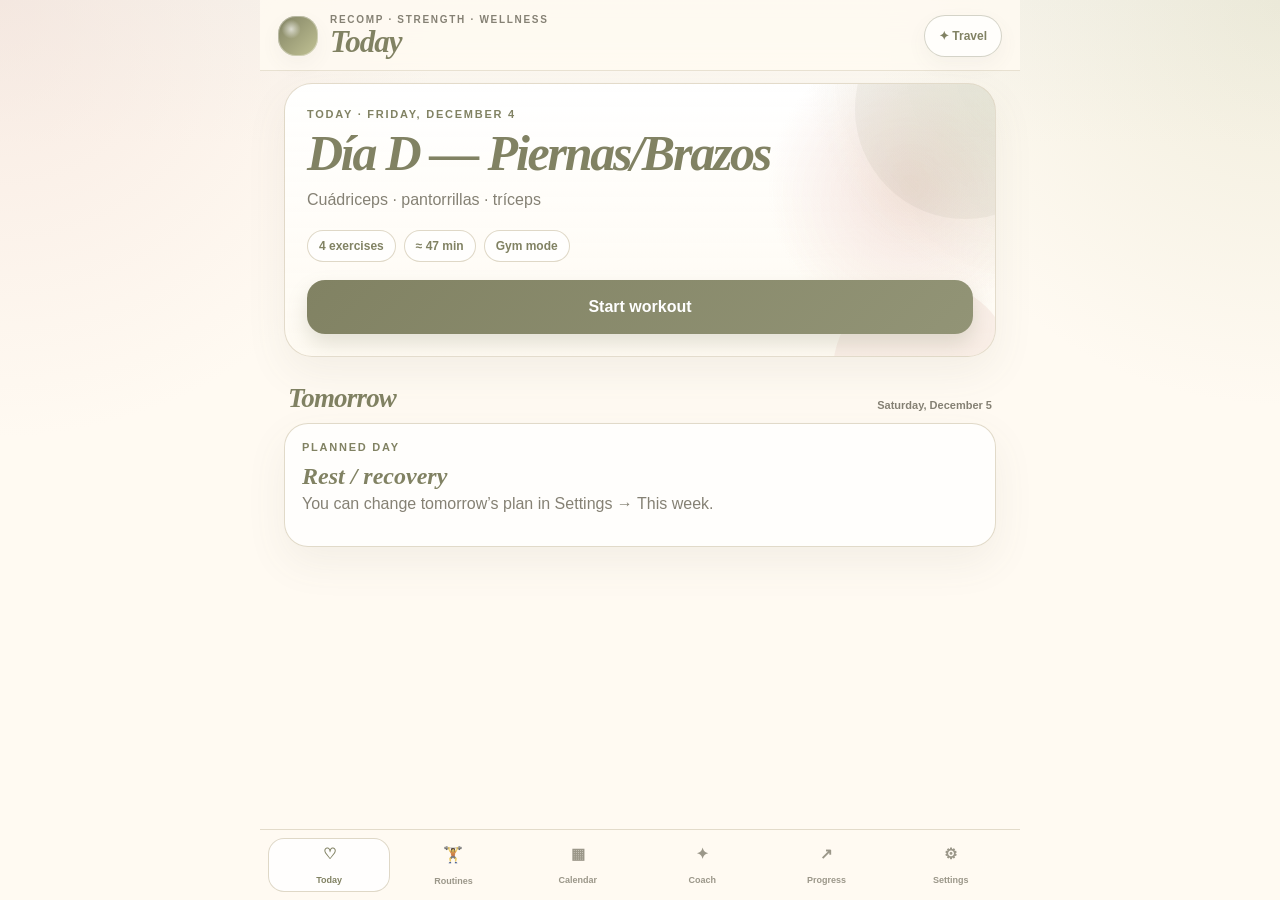
<file: index.html>
<!doctype html>
<html lang="en">
<head>
  <meta charset="utf-8">
  <meta name="viewport" content="width=device-width, initial-scale=1, viewport-fit=cover">
  <meta name="theme-color" content="#FFFAF2">
  <meta name="apple-mobile-web-app-capable" content="yes">
  <meta name="apple-mobile-web-app-status-bar-style" content="default">
  <meta name="apple-mobile-web-app-title" content="Recomp Studio+">
  <meta name="description" content="A personal body recomposition workout planner and tracker with RIR, exercise notes, calendar, activities, progress, and editable routines.">
  <link rel="manifest" href="./manifest.json?v=2.1">
  <link rel="apple-touch-icon" href="./icons/apple-touch-icon.png">
  <link rel="icon" href="./icons/icon-192.png">
  <link rel="stylesheet" href="./styles.css?v=2.1">
  <title>Recomp Studio+</title>
</head>
<body>
  <div id="app">
    <header class="topbar">
      <div class="brand-lockup">
        <div class="brand-mark" aria-hidden="true"></div>
        <div>
          <p class="eyebrow">RECOMP · STRENGTH · WELLNESS</p>
          <h1 id="page-title">Today</h1>
        </div>
      </div>
      <button id="travel-pill" class="travel-pill" type="button" aria-label="Toggle travel mode">
        <span>✦</span> Travel
      </button>
    </header>

    <main id="main-content" class="main-content" aria-live="polite"></main>

    <aside id="timer-panel" class="timer-panel hidden" aria-live="assertive">
      <div class="timer-copy">
        <p class="timer-label">REST BREAK</p>
        <strong id="timer-value">01:30</strong>
      </div>
      <div class="timer-actions">
        <button id="timer-pause" type="button">Pause</button>
        <button id="timer-subtract" type="button">−15</button>
        <button id="timer-add" type="button">+15</button>
        <button id="timer-skip" type="button">Skip</button>
      </div>
    </aside>

    <nav class="bottom-nav" aria-label="Main navigation">
      <button class="nav-item active" data-view="today" type="button">
        <span class="nav-icon">♡</span><span>Today</span>
      </button>
      <button class="nav-item" data-view="routines" type="button">
        <span class="nav-icon routine-nav-icon">🏋️</span><span>Routines</span>
      </button>
      <button class="nav-item" data-view="calendar" type="button">
        <span class="nav-icon">▦</span><span>Calendar</span>
      </button>
      <button class="nav-item" data-view="coach" type="button">
        <span class="nav-icon">✦</span><span>Coach</span>
      </button>
      <button class="nav-item" data-view="history" type="button">
        <span class="nav-icon">↗</span><span>Progress</span>
      </button>
      <button class="nav-item" data-view="settings" type="button">
        <span class="nav-icon">⚙</span><span>Settings</span>
      </button>
    </nav>
  </div>

  <input id="import-input" type="file" accept="application/json" hidden>
  <div id="modal-root"></div>


  <script>
    (function () {
      function showStartupError() {
        if (window.__RECOMP_APP_READY__) return;
        var main = document.getElementById("main-content");
        if (!main) return;

        main.innerHTML =
          '<section style="margin:20px 0;padding:20px;border:1px solid #DCD4C1;border-radius:24px;background:#fff;color:#555548;">' +
            '<p style="margin:0 0 5px;font-size:11px;letter-spacing:.08em;color:#818263;font-weight:700;">APP RECOVERY</p>' +
            '<h2 style="margin:0 0 10px;color:#818263;font-family:Georgia,serif;font-style:italic;">The app could not finish loading</h2>' +
            '<p style="line-height:1.5;">Reload once after uploading the fixed files. If the page remains blank, reset only this app’s local data below.</p>' +
            '<button id="recomp-reload" style="width:100%;min-height:48px;margin-top:8px;border:0;border-radius:15px;background:#818263;color:white;font-weight:700;">Reload app</button>' +
            '<button id="recomp-reset" style="width:100%;min-height:48px;margin-top:8px;border:1px solid #DDBAAE;border-radius:15px;background:#FFFAF2;color:#7d665f;font-weight:700;">Reset this app’s saved data</button>' +
          '</section>';

        document.getElementById("recomp-reload").onclick = function () {
          location.reload();
        };

        document.getElementById("recomp-reset").onclick = function () {
          if (!confirm("Delete the saved data for Recomp Studio+ on this device?")) return;
          localStorage.removeItem("recomp-studio-plus-v1");
          location.reload();
        };
      }

      window.addEventListener("error", function () {
        setTimeout(showStartupError, 0);
      });

      window.addEventListener("unhandledrejection", function () {
        setTimeout(showStartupError, 0);
      });

      window.addEventListener("load", function () {
        setTimeout(showStartupError, 1200);
      });
    })();
  </script>

  <script src="./exercise-database.js?v=2.1"></script>
  <script src="./routine-data.js?v=2.1"></script>
  <script src="./app.js?v=2.1"></script>
</body>
</html>
</file>
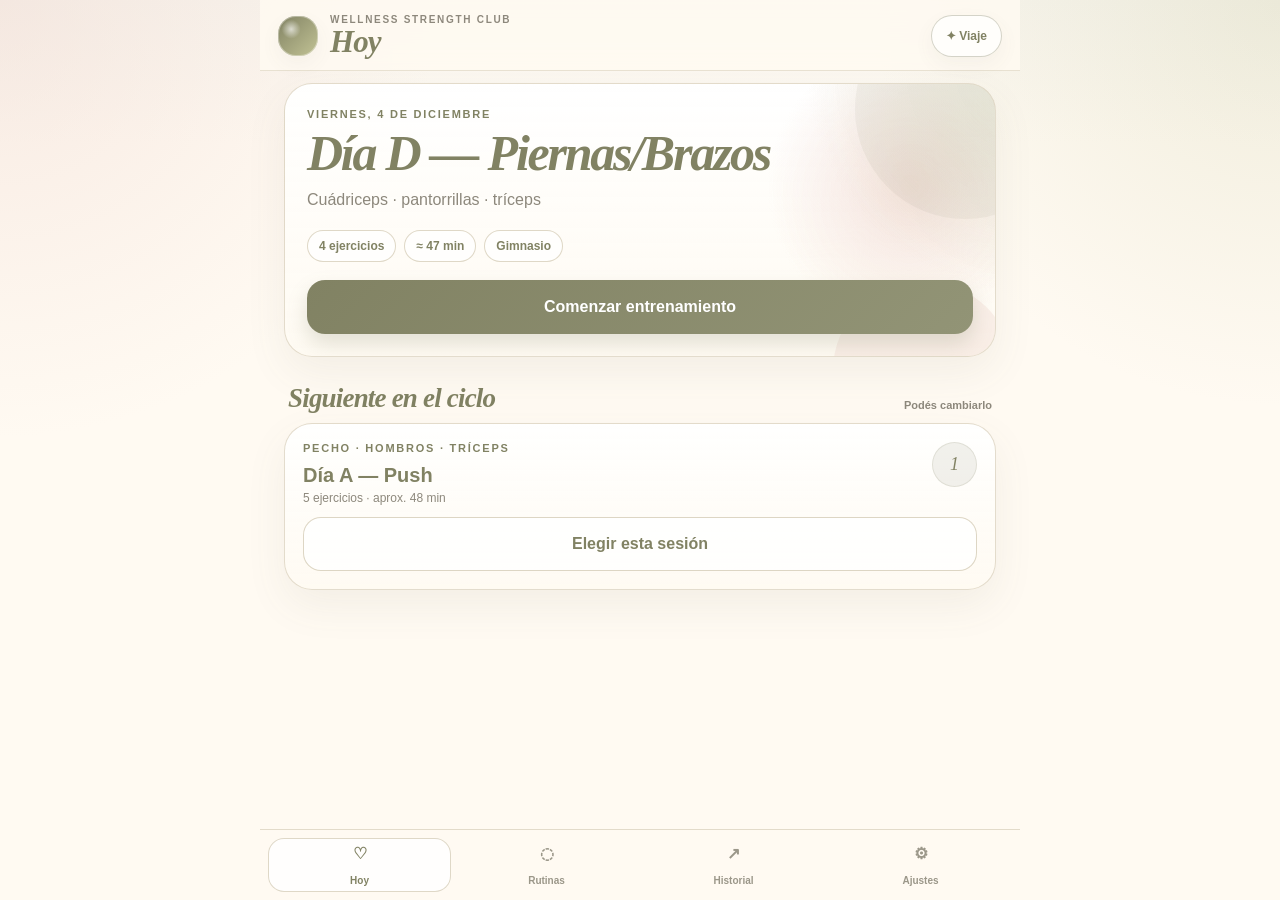
<file: abi-entrena-v4-aesthetic/index.html>
<!doctype html>
<html lang="es">
<head>
  <meta charset="utf-8">
  <meta name="viewport" content="width=device-width, initial-scale=1, viewport-fit=cover">
  <meta name="theme-color" content="#FFFAF2">
  <meta name="apple-mobile-web-app-capable" content="yes">
  <meta name="apple-mobile-web-app-status-bar-style" content="default">
  <meta name="apple-mobile-web-app-title" content="Abi Entrena">
  <meta name="description" content="Rutina de fuerza personal de Abi, con seguimiento de series, descansos e historial.">
  <link rel="manifest" href="./manifest.json">
  <link rel="apple-touch-icon" href="./icons/apple-touch-icon.png">
  <link rel="icon" href="./icons/icon-192.png">
  <link rel="stylesheet" href="./styles.css">
  <title>Abi Entrena</title>
</head>
<body>
  <div id="app">
    <header class="topbar">
      <div class="brand-lockup">
        <div class="brand-mark" aria-hidden="true"></div>
        <div>
          <p class="eyebrow">WELLNESS STRENGTH CLUB</p>
          <h1 id="page-title">Hoy</h1>
        </div>
      </div>
      <button id="travel-pill" class="travel-pill" type="button" aria-label="Alternar modo viaje">
        <span>✦</span> Viaje
      </button>
    </header>

    <main id="main-content" class="main-content" aria-live="polite"></main>

    <aside id="timer-panel" class="timer-panel hidden" aria-live="assertive">
      <div>
        <p class="timer-label">REST BREAK</p>
        <strong id="timer-value">01:30</strong>
      </div>
      <div class="timer-actions">
        <button id="timer-pause" type="button">Pausar</button>
        <button id="timer-add" type="button">+15 s</button>
        <button id="timer-skip" type="button">Saltar</button>
      </div>
    </aside>

    <nav class="bottom-nav" aria-label="Navegación principal">
      <button class="nav-item active" data-view="today" type="button">
        <span class="nav-icon">♡</span><span>Hoy</span>
      </button>
      <button class="nav-item" data-view="routines" type="button">
        <span class="nav-icon">◌</span><span>Rutinas</span>
      </button>
      <button class="nav-item" data-view="history" type="button">
        <span class="nav-icon">↗</span><span>Historial</span>
      </button>
      <button class="nav-item" data-view="settings" type="button">
        <span class="nav-icon">⚙</span><span>Ajustes</span>
      </button>
    </nav>
  </div>

  <input id="import-input" type="file" accept="application/json" hidden>
  <script src="./routine-data.js"></script>
  <script src="./app.js"></script>
</body>
</html>
</file>
<file: styles.css>
:root {
  color-scheme: light;
  --c-sage: #818263;
  --c-avocado: #C2C395;
  --c-blush: #DDBAAE;
  --c-peach: #EFD7CF;
  --c-oat: #DCD4C1;
  --c-honey: #F3EAD4;
  --c-coconut: #FFFAF2;
  --c-ink: #555548;
  --c-ink-soft: #858174;
  --c-line: rgba(129,130,99,.22);
  --c-line-strong: rgba(129,130,99,.34);
  --c-card: rgba(255, 250, 242, .86);
  --c-white: rgba(255,255,255,.72);
  --shadow-soft: 0 16px 40px rgba(103, 98, 83, .08);
  --shadow-sm: 0 8px 20px rgba(103, 98, 83, .06);
  --radius-lg: 28px;
  --radius-md: 20px;
  --radius-sm: 15px;
  --safe-bottom: env(safe-area-inset-bottom, 0px);
  --display: ui-serif, "New York", Georgia, serif;
  --rounded: -apple-system, BlinkMacSystemFont, "SF Pro Display", "Segoe UI", sans-serif;
  --body: -apple-system, BlinkMacSystemFont, "SF Pro Text", "Segoe UI", sans-serif;
}

* { box-sizing: border-box; }
html { background: var(--c-coconut); }
body {
  margin: 0;
  min-height: 100vh;
  color: var(--c-ink);
  font-family: var(--body);
  -webkit-font-smoothing: antialiased;
  background:
    radial-gradient(circle at top left, rgba(239,215,207,.45), transparent 28%),
    radial-gradient(circle at top right, rgba(194,195,149,.24), transparent 26%),
    linear-gradient(180deg, #f8f5ee 0%, #fffaf2 16%, #fffaf2 100%);
}
button, input, select, textarea { font: inherit; }
button { cursor: pointer; -webkit-tap-highlight-color: transparent; }
button:focus-visible, input:focus-visible, select:focus-visible, textarea:focus-visible {
  outline: 2px solid var(--c-avocado);
  outline-offset: 2px;
}

#app { min-height: 100vh; max-width: 760px; margin: 0 auto; }
.topbar {
  position: sticky;
  top: 0;
  z-index: 20;
  display: flex;
  justify-content: space-between;
  align-items: center;
  gap: 12px;
  padding: calc(14px + env(safe-area-inset-top, 0px)) 18px 13px;
  background: rgba(255,250,242,.82);
  backdrop-filter: blur(16px);
  border-bottom: 1px solid rgba(220,212,193,.65);
}
.brand-lockup { display: flex; align-items: center; gap: 12px; min-width: 0; }
.brand-mark {
  width: 40px;
  height: 40px;
  flex: 0 0 40px;
  border-radius: 18px;
  background:
    radial-gradient(circle at 33% 33%, rgba(255,255,255,.65), transparent 25%),
    linear-gradient(135deg, var(--c-sage), var(--c-avocado));
  box-shadow: inset 0 0 0 1px rgba(255,255,255,.35), var(--shadow-sm);
}
.eyebrow {
  margin: 0 0 2px;
  color: var(--c-ink-soft);
  font-size: 10px;
  letter-spacing: .17em;
  font-weight: 700;
}
h1 {
  margin: 0;
  font-family: var(--display);
  font-size: 31px;
  line-height: .98;
  font-style: italic;
  letter-spacing: -.03em;
  color: var(--c-sage);
}
h2, h3, p { margin-top: 0; }

.travel-pill {
  min-height: 42px;
  border: 1px solid var(--c-line-strong);
  border-radius: 999px;
  padding: 0 14px;
  background: rgba(255,255,255,.7);
  box-shadow: var(--shadow-sm);
  color: var(--c-sage);
  font-size: 12px;
  font-weight: 700;
}
.travel-pill.active {
  background: var(--c-avocado);
  color: white;
  border-color: transparent;
}

.main-content { padding: 12px 16px calc(116px + var(--safe-bottom)); }

.hero-card, .panel, .routine-card, .history-card, .recovery-card {
  position: relative;
  overflow: hidden;
  border: 1px solid rgba(220,212,193,.8);
  border-radius: var(--radius-lg);
  background: linear-gradient(180deg, rgba(255,255,255,.92), rgba(255,250,242,.86));
  box-shadow: var(--shadow-soft);
}

.hero-card {
  padding: 24px 22px 22px;
  min-height: 260px;
  background:
    radial-gradient(circle at right -5% top -6%, rgba(194,195,149,.34), transparent 28%),
    radial-gradient(circle at right 12% top 38%, rgba(239,215,207,.72), transparent 22%),
    linear-gradient(180deg, rgba(255,255,255,.95), rgba(255,250,242,.88));
}
.hero-card::before {
  content: "";
  position: absolute;
  width: 220px;
  height: 220px;
  right: -80px;
  top: -85px;
  border-radius: 50%;
  background: rgba(129,130,99,.08);
}
.hero-card::after {
  content: "";
  position: absolute;
  width: 180px;
  height: 180px;
  right: -18px;
  bottom: -105px;
  border-radius: 50%;
  background: rgba(239,215,207,.38);
}
.hero-card > * { position: relative; z-index: 1; }

.kicker {
  margin: 0 0 10px;
  color: var(--c-sage);
  font-size: 11px;
  font-weight: 700;
  letter-spacing: .16em;
  text-transform: uppercase;
}
.hero-title {
  max-width: 72%;
  margin-bottom: 10px;
  font-family: var(--display);
  font-size: clamp(34px, 10vw, 50px);
  line-height: .95;
  font-style: italic;
  letter-spacing: -.045em;
  color: var(--c-sage);
}
.hero-subtitle {
  max-width: 64%;
  color: var(--c-ink-soft);
  line-height: 1.5;
}
.hero-meta, .routine-meta, .history-meta {
  display: flex;
  flex-wrap: wrap;
  gap: 8px;
  margin: 18px 0;
}
.chip {
  border: 1px solid rgba(220,212,193,.9);
  border-radius: 999px;
  padding: 8px 11px;
  color: var(--c-sage);
  background: rgba(255,255,255,.72);
  font-size: 12px;
  font-weight: 600;
}

.primary-btn, .secondary-btn, .danger-btn {
  width: 100%;
  min-height: 54px;
  border: 0;
  border-radius: 18px;
  padding: 0 18px;
  font-weight: 700;
}
.primary-btn {
  background: linear-gradient(135deg, var(--c-sage), #929476);
  box-shadow: 0 10px 20px rgba(129,130,99,.22);
  color: white;
}
.secondary-btn {
  background: rgba(255,255,255,.8);
  border: 1px solid rgba(220,212,193,.95);
  color: var(--c-sage);
}
.danger-btn {
  background: #f3e8e4;
  border: 1px solid rgba(221,186,174,.8);
  color: #8f7469;
}
.inline-actions { display: grid; grid-template-columns: 1fr 1fr; gap: 10px; }

.section-heading {
  display: flex;
  justify-content: space-between;
  align-items: end;
  gap: 10px;
  margin: 28px 4px 12px;
}
.section-heading h2 {
  margin: 0;
  font-family: var(--display);
  font-size: 27px;
  line-height: .98;
  font-style: italic;
  letter-spacing: -.03em;
  color: var(--c-sage);
}
.section-heading span {
  color: var(--c-ink-soft);
  font-size: 11px;
  font-weight: 600;
}

.routine-list, .history-list { display: grid; gap: 14px; }
.routine-card, .history-card { padding: 18px; }
.routine-list .routine-card:nth-child(4n+1) { background: linear-gradient(180deg, rgba(255,255,255,.96), rgba(239,215,207,.5)); }
.routine-list .routine-card:nth-child(4n+2) { background: linear-gradient(180deg, rgba(255,255,255,.96), rgba(194,195,149,.4)); }
.routine-list .routine-card:nth-child(4n+3) { background: linear-gradient(180deg, rgba(255,255,255,.96), rgba(220,212,193,.55)); }
.routine-list .routine-card:nth-child(4n+4) { background: linear-gradient(180deg, rgba(255,255,255,.96), rgba(238,234,212,.6)); }
.routine-card-top, .history-card-top {
  display: flex;
  justify-content: space-between;
  gap: 12px;
}
.routine-number {
  display: grid;
  place-items: center;
  flex: 0 0 45px;
  height: 45px;
  border-radius: 50%;
  background: rgba(129,130,99,.11);
  color: var(--c-sage);
  font-family: var(--display);
  font-size: 18px;
  font-style: italic;
  box-shadow: inset 0 0 0 1px rgba(129,130,99,.16);
}
.routine-card h3, .history-card h3 {
  margin-bottom: 4px;
  font-size: 20px;
  line-height: 1.12;
  color: var(--c-sage);
}
.muted { color: var(--c-ink-soft); }
.small { font-size: 12px; }

.workout-header {
  margin-bottom: 15px;
  padding: 16px 16px;
  border-radius: 22px;
  background: rgba(255,255,255,.78);
  border: 1px solid rgba(220,212,193,.9);
  box-shadow: var(--shadow-sm);
}
.back-btn {
  border: 0;
  background: none;
  color: var(--c-sage);
  padding: 6px 0 10px;
  font-weight: 700;
}
.progress-wrap { margin: 13px 0 4px; }
.progress-info {
  display: flex;
  justify-content: space-between;
  margin-bottom: 7px;
  color: var(--c-ink-soft);
  font-size: 12px;
}
.progress-track {
  height: 10px;
  border-radius: 999px;
  background: rgba(220,212,193,.7);
  overflow: hidden;
}
.progress-bar {
  height: 100%;
  background: linear-gradient(90deg, var(--c-blush), var(--c-avocado));
  border-radius: inherit;
  transition: width .25s ease;
}

.exercise-list { display: grid; gap: 13px; }
.exercise-card {
  border: 1px solid rgba(220,212,193,.9);
  border-radius: 24px;
  padding: 17px;
  background: rgba(255,255,255,.88);
  box-shadow: var(--shadow-sm);
  transition: .2s ease;
}
.exercise-card.complete {
  background: linear-gradient(180deg, rgba(194,195,149,.18), rgba(255,255,255,.88));
  border-color: rgba(194,195,149,.7);
}
.exercise-card h3 {
  margin: 0;
  font-size: 18px;
  line-height: 1.18;
  color: var(--c-sage);
}
.exercise-top { display: flex; justify-content: space-between; gap: 10px; }
.exercise-index {
  flex: 0 0 36px;
  height: 36px;
  display: grid;
  place-items: center;
  border-radius: 50%;
  background: rgba(239,215,207,.65);
  color: var(--c-sage);
  font-weight: 700;
}
.exercise-heading { flex: 1; }
.exercise-detail {
  margin: 6px 0 0;
  color: var(--c-ink-soft);
  font-size: 13px;
}
.superset-badge, .travel-badge {
  display: inline-flex;
  align-items: center;
  margin-top: 9px;
  border-radius: 999px;
  padding: 6px 9px;
  font-size: 10px;
  font-weight: 700;
  letter-spacing: .05em;
  text-transform: uppercase;
}
.superset-badge { background: rgba(194,195,149,.32); color: var(--c-sage); }
.travel-badge { background: rgba(239,215,207,.65); color: #8f7469; }
.last-performance, .suggestion {
  margin: 13px 0 0;
  border-radius: 14px;
  padding: 10px 12px;
  background: rgba(255,250,242,.88);
  color: var(--c-ink-soft);
  font-size: 12px;
  line-height: 1.45;
}
.suggestion { background: rgba(238,234,212,.65); color: var(--c-sage); }

.set-table { display: grid; gap: 8px; margin-top: 14px; }
.set-row {
  display: grid;
  grid-template-columns: 34px minmax(0,1fr) minmax(0,1fr) 45px;
  align-items: center;
  gap: 7px;
}
.set-number {
  text-align: center;
  color: var(--c-ink-soft);
  font-size: 12px;
  font-weight: 700;
}
.field-wrap { position: relative; }
.field-wrap input {
  width: 100%;
  min-height: 44px;
  border: 1px solid rgba(220,212,193,.95);
  border-radius: 14px;
  padding: 8px 29px 8px 11px;
  background: rgba(255,255,255,.92);
  color: var(--c-sage);
  font-size: 15px;
}
.field-unit {
  position: absolute;
  right: 9px;
  top: 50%;
  transform: translateY(-50%);
  color: var(--c-ink-soft);
  font-size: 10px;
}
.set-toggle {
  width: 43px;
  height: 43px;
  border: 1px solid rgba(194,195,149,.65);
  border-radius: 50%;
  background: rgba(255,255,255,.95);
  color: var(--c-sage);
  font-size: 16px;
  font-weight: 700;
}
.set-toggle.done {
  background: var(--c-avocado);
  border-color: transparent;
  color: white;
}
.finish-wrap { margin-top: 18px; }

.timer-panel {
  position: fixed;
  z-index: 40;
  left: max(12px, calc((100vw - 760px) / 2 + 12px));
  right: max(12px, calc((100vw - 760px) / 2 + 12px));
  bottom: calc(78px + var(--safe-bottom));
  display: flex;
  justify-content: space-between;
  align-items: center;
  gap: 11px;
  border: 1px solid rgba(220,212,193,.9);
  border-radius: 21px;
  padding: 12px 14px;
  background: rgba(129,130,99,.96);
  box-shadow: 0 14px 36px rgba(129,130,99,.24);
  color: white;
}
.timer-panel.urgent {
  background: rgba(221,186,174,.98);
  color: #6b6458;
}
.timer-panel.hidden { display: none; }
.timer-label {
  margin: 0;
  color: rgba(255,255,255,.82);
  font-size: 10px;
  letter-spacing: .11em;
  font-weight: 700;
}
.timer-panel.urgent .timer-label { color: rgba(107,100,88,.82); }
.timer-panel strong {
  font-size: 27px;
  font-variant-numeric: tabular-nums;
}
.timer-actions { display: flex; gap: 6px; }
.timer-actions button {
  min-height: 38px;
  border: 1px solid rgba(255,255,255,.34);
  border-radius: 11px;
  padding: 0 10px;
  background: rgba(255,255,255,.12);
  color: white;
  font-size: 11px;
  font-weight: 700;
}
.timer-panel.urgent .timer-actions button {
  border-color: rgba(107,100,88,.22);
  background: rgba(255,255,255,.36);
  color: #6b6458;
}

.bottom-nav {
  position: fixed;
  z-index: 30;
  left: 50%;
  transform: translateX(-50%);
  bottom: 0;
  width: min(100%, 760px);
  display: grid;
  grid-template-columns: repeat(6, 1fr);
  gap: 4px;
  padding: 8px 8px calc(8px + var(--safe-bottom));
  border-top: 1px solid rgba(220,212,193,.8);
  background: rgba(255,250,242,.92);
  backdrop-filter: blur(18px);
}
.nav-item {
  min-height: 54px;
  border: 0;
  border-radius: 16px;
  background: transparent;
  color: #9b9789;
  display: grid;
  place-items: center;
  gap: 1px;
  font-size: 10px;
  font-weight: 700;
}
.nav-item.active {
  background: rgba(255,255,255,.78);
  box-shadow: inset 0 0 0 1px rgba(220,212,193,.9);
  color: var(--c-sage);
}
.nav-icon { font-size: 16px; }

.panel { padding: 19px; }
.setting-row {
  display: flex;
  justify-content: space-between;
  align-items: center;
  gap: 16px;
  padding: 14px 0;
  border-bottom: 1px solid rgba(220,212,193,.72);
}
.setting-row:last-child { border-bottom: 0; }
.switch { position: relative; width: 50px; height: 30px; flex: 0 0 auto; }
.switch input { opacity: 0; width: 0; height: 0; }
.slider {
  position: absolute;
  inset: 0;
  border-radius: 999px;
  background: rgba(220,212,193,.85);
  transition: .2s;
}
.slider::after {
  content: "";
  position: absolute;
  width: 24px;
  height: 24px;
  left: 3px;
  top: 3px;
  border-radius: 50%;
  background: white;
  box-shadow: var(--shadow-sm);
  transition: .2s;
}
.switch input:checked + .slider { background: var(--c-avocado); }
.switch input:checked + .slider::after { transform: translateX(20px); }

.schedule-grid { display: grid; gap: 9px; margin-top: 12px; }
.schedule-row {
  display: grid;
  grid-template-columns: 90px 1fr;
  align-items: center;
  gap: 10px;
}
.schedule-row select {
  width: 100%;
  min-height: 43px;
  border: 1px solid rgba(220,212,193,.95);
  border-radius: 12px;
  padding: 0 10px;
  background: rgba(255,255,255,.84);
  color: var(--c-sage);
}
.recovery-card {
  padding: 22px;
  background:
    radial-gradient(circle at right -8% top -10%, rgba(194,195,149,.38), transparent 28%),
    linear-gradient(180deg, rgba(255,255,255,.95), rgba(255,250,242,.9));
}
.recovery-card h2 {
  max-width: 72%;
  font-family: var(--display);
  font-size: 35px;
  line-height: .97;
  font-style: italic;
  letter-spacing: -.03em;
  color: var(--c-sage);
}
.recovery-list { display: grid; gap: 10px; margin: 16px 0 0; }
.recovery-item {
  display: flex;
  gap: 10px;
  align-items: start;
  padding: 12px;
  border-radius: 15px;
  background: rgba(255,255,255,.74);
  font-size: 13px;
}
.recovery-item span:first-child { color: var(--c-sage); }
.history-card:nth-child(3n+1) { background: linear-gradient(180deg, rgba(255,255,255,.95), rgba(239,215,207,.45)); }
.history-card:nth-child(3n+2) { background: linear-gradient(180deg, rgba(255,255,255,.95), rgba(194,195,149,.32)); }
.history-card:nth-child(3n+3) { background: linear-gradient(180deg, rgba(255,255,255,.95), rgba(220,212,193,.5)); }

.empty-state {
  text-align: center;
  padding: 42px 20px;
  color: var(--c-ink-soft);
}
.divider { height: 1px; background: rgba(220,212,193,.8); margin: 18px 0; }
.note-input {
  width: 100%;
  min-height: 92px;
  resize: vertical;
  border: 1px solid rgba(220,212,193,.95);
  border-radius: 15px;
  padding: 12px;
  background: rgba(255,255,255,.92);
  color: var(--c-sage);
}
.toast {
  position: fixed;
  z-index: 100;
  left: 50%;
  transform: translateX(-50%);
  bottom: calc(95px + var(--safe-bottom));
  padding: 12px 14px;
  border-radius: 13px;
  background: var(--c-sage);
  color: white;
  font-size: 12px;
  font-weight: 700;
  box-shadow: 0 14px 30px rgba(129,130,99,.22);
}
code {
  padding: 2px 6px;
  border-radius: 6px;
  background: rgba(239,215,207,.45);
  color: var(--c-sage);
}
@media (max-width: 390px) {
  .hero-title { max-width: 70%; font-size: 37px; }
  .hero-subtitle { max-width: 70%; }
  .timer-actions button { padding: 0 8px; }
}
@media (min-width: 640px) {
  .main-content { padding-left: 24px; padding-right: 24px; }
  .routine-list { grid-template-columns: 1fr 1fr; }
}
@media (prefers-reduced-motion: reduce) {
  *, *::before, *::after { scroll-behavior: auto !important; transition: none !important; }
}


/* Recomp Studio+ */
.bottom-nav {
  grid-template-columns: repeat(6, 1fr);
  gap: 2px;
}
.nav-item {
  min-width: 0;
  padding-left: 2px;
  padding-right: 2px;
  font-size: 9px;
}
.nav-icon { font-size: 15px; }
.routine-nav-icon { font-size: 16px; filter: saturate(.65); }

.timer-copy { min-width: 70px; }
.timer-actions {
  display: grid;
  grid-template-columns: repeat(4, auto);
  gap: 5px;
}
.timer-actions button {
  padding-left: 8px;
  padding-right: 8px;
}

/* Generic forms */
.form-label {
  display: block;
  margin: 14px 0 7px;
  color: var(--c-sage);
  font-size: 12px;
  font-weight: 700;
}
.form-input,
.form-textarea {
  width: 100%;
  border: 1px solid rgba(220,212,193,.95);
  border-radius: 14px;
  padding: 11px 12px;
  background: rgba(255,255,255,.82);
  color: var(--c-ink);
}
.form-input { min-height: 45px; }
.form-textarea { min-height: 96px; resize: vertical; }

/* Routines */
.routine-exercise-links {
  display: grid;
  gap: 6px;
  margin: 14px 0;
}
.exercise-link {
  display: flex;
  justify-content: space-between;
  gap: 10px;
  width: 100%;
  border: 0;
  border-bottom: 1px solid rgba(220,212,193,.62);
  padding: 8px 2px;
  background: transparent;
  color: var(--c-ink);
  text-align: left;
  font-size: 12px;
}
.exercise-link span { color: var(--c-sage); }

/* Workout */
.exercise-actions {
  display: flex;
  flex-wrap: wrap;
  gap: 8px;
  margin-top: 11px;
}
.text-btn {
  border: 1px solid rgba(220,212,193,.92);
  border-radius: 999px;
  padding: 7px 10px;
  background: rgba(255,255,255,.66);
  color: var(--c-sage);
  font-size: 11px;
  font-weight: 700;
}
.set-table-header,
.set-row {
  display: grid;
  grid-template-columns: 27px repeat(3, minmax(0, 1fr)) 42px;
  align-items: center;
  gap: 6px;
}
.set-table-header {
  padding: 0 1px 2px;
  color: var(--c-ink-soft);
  font-size: 10px;
  font-weight: 700;
  text-align: center;
  text-transform: uppercase;
  letter-spacing: .04em;
}
.field-wrap input {
  padding: 8px 6px;
  text-align: center;
  font-size: 14px;
}
.exercise-note-label {
  display: block;
  margin: 16px 0 7px;
  color: var(--c-sage);
  font-family: var(--display);
  font-size: 17px;
  font-style: italic;
  font-weight: 600;
}
.exercise-note-input {
  width: 100%;
  min-height: 76px;
  resize: vertical;
  border: 1px solid rgba(220,212,193,.95);
  border-radius: 15px;
  padding: 11px 12px;
  background: rgba(255,255,255,.76);
  color: var(--c-ink);
  line-height: 1.4;
}
.last-performance-title {
  display: flex;
  flex-wrap: wrap;
  justify-content: space-between;
  gap: 6px;
  margin-bottom: 8px;
}
.last-substitute {
  color: var(--c-sage);
  font-size: 10px;
  font-weight: 700;
}
.last-set-list {
  display: flex;
  flex-wrap: wrap;
  gap: 6px;
}
.last-set-pill {
  display: inline-flex;
  border: 1px solid rgba(194,195,149,.58);
  border-radius: 999px;
  padding: 5px 8px;
  background: rgba(255,255,255,.68);
  color: var(--c-ink);
  font-size: 10px;
  font-weight: 650;
}
.last-exercise-note,
.calendar-note,
.session-note,
.activity-note {
  margin: 9px 0 0;
  border-left: 3px solid var(--c-blush);
  padding: 8px 10px;
  border-radius: 0 10px 10px 0;
  background: rgba(239,215,207,.36);
  color: var(--c-ink);
  font-size: 12px;
  line-height: 1.45;
}

/* Calendar */
.calendar-card,
.calendar-session-card,
.calendar-day-note-card,
.activity-card {
  border: 1px solid rgba(220,212,193,.86);
  border-radius: 26px;
  background: rgba(255,255,255,.74);
  box-shadow: var(--shadow-soft);
}
.calendar-card { padding: 18px; }
.calendar-toolbar {
  display: grid;
  grid-template-columns: 43px 1fr 43px;
  align-items: center;
  gap: 10px;
  text-align: center;
}
.calendar-toolbar h2 {
  margin: 0;
  color: var(--c-sage);
  font-family: var(--display);
  font-size: 28px;
  font-style: italic;
  font-weight: 600;
}
.calendar-arrow {
  width: 43px;
  height: 43px;
  border: 1px solid rgba(220,212,193,.95);
  border-radius: 50%;
  background: rgba(255,255,255,.84);
  color: var(--c-sage);
  font-size: 18px;
}
.calendar-summary {
  display: flex;
  justify-content: center;
  flex-wrap: wrap;
  gap: 7px;
  margin: 15px 0 17px;
}
.calendar-weekdays,
.calendar-grid {
  display: grid;
  grid-template-columns: repeat(7, minmax(0, 1fr));
  gap: 5px;
}
.calendar-weekdays {
  margin-bottom: 7px;
  color: var(--c-ink-soft);
  font-size: 9px;
  font-weight: 750;
  text-align: center;
  text-transform: uppercase;
}
.calendar-day {
  position: relative;
  min-width: 0;
  aspect-ratio: .78;
  border: 1px solid transparent;
  border-radius: 12px;
  padding: 6px 2px 4px;
  background: rgba(255,250,242,.72);
  color: var(--c-ink);
  text-align: center;
}
.calendar-day-empty { background: transparent; }
.calendar-day.today { box-shadow: inset 0 0 0 1px var(--c-blush); }
.calendar-day.selected {
  border-color: var(--c-sage);
  background: rgba(194,195,149,.22);
}
.calendar-day.has-workout { background: rgba(221,186,174,.25); }
.calendar-day.has-activity:not(.has-workout) { background: rgba(194,195,149,.18); }
.calendar-date-number {
  display: block;
  font-size: 12px;
  font-weight: 750;
}
.calendar-workout-label,
.calendar-activity-label {
  display: block;
  margin-top: 4px;
  overflow: hidden;
  color: var(--c-sage);
  font-size: 7px;
  font-weight: 750;
  line-height: 1.05;
  text-overflow: ellipsis;
  white-space: nowrap;
}
.calendar-activity-label { color: #9c7165; }
.calendar-note-dot {
  position: absolute;
  left: 50%;
  bottom: 4px;
  width: 5px;
  height: 5px;
  transform: translateX(-50%);
  border-radius: 50%;
  background: var(--c-sage);
}
.calendar-day-note-card {
  display: grid;
  gap: 10px;
  margin-bottom: 13px;
  padding: 16px;
}
.calendar-note-title {
  color: var(--c-sage);
  font-family: var(--display);
  font-size: 21px;
  font-style: italic;
  font-weight: 600;
}
.calendar-day-note-input {
  width: 100%;
  min-height: 88px;
  resize: vertical;
  border: 1px solid rgba(220,212,193,.95);
  border-radius: 15px;
  padding: 11px 12px;
  background: rgba(255,255,255,.83);
  color: var(--c-ink);
}
.calendar-note-save {
  min-height: 45px;
  width: auto;
  justify-self: start;
}
.calendar-activity-actions { margin-bottom: 8px; }
.activity-list,
.calendar-detail-list {
  display: grid;
  gap: 13px;
}
.activity-card {
  display: flex;
  justify-content: space-between;
  gap: 12px;
  padding: 16px;
}
.activity-card h3 { margin: 0 0 4px; color: var(--c-sage); }
.calendar-session-card { padding: 17px; }
.calendar-session-head {
  display: flex;
  justify-content: space-between;
  gap: 12px;
  align-items: start;
}
.calendar-session-head h3 {
  margin: 0;
  color: var(--c-sage);
  font-family: var(--display);
  font-size: 23px;
  font-style: italic;
  font-weight: 600;
}
.calendar-exercise-list {
  display: grid;
  gap: 8px;
  margin-top: 15px;
}
.calendar-exercise {
  width: 100%;
  padding: 11px 0;
  border: 0;
  border-top: 1px solid rgba(220,212,193,.68);
  background: transparent;
  color: var(--c-ink);
  text-align: left;
}
.calendar-exercise:first-child { border-top: 0; }
.calendar-set-summary { margin-top: 7px; }

/* Weekly planner */
.week-plan-grid {
  display: grid;
  gap: 9px;
  margin-top: 14px;
}
.week-plan-row {
  display: grid;
  grid-template-columns: 94px minmax(0, 1fr);
  align-items: center;
  gap: 10px;
  border: 1px solid rgba(220,212,193,.7);
  border-radius: 15px;
  padding: 9px 10px;
  background: rgba(255,255,255,.42);
}
.week-plan-row.is-today {
  border-color: var(--c-sage);
  background: rgba(194,195,149,.17);
}
.week-plan-date {
  display: grid;
  gap: 2px;
}
.week-plan-date strong {
  color: var(--c-sage);
  font-family: var(--display);
  font-size: 16px;
  font-style: italic;
  font-weight: 600;
}
.week-plan-date small {
  color: var(--c-ink-soft);
  font-size: 11px;
}
.week-plan-row select {
  width: 100%;
  min-height: 43px;
  border: 1px solid rgba(220,212,193,.95);
  border-radius: 12px;
  padding: 0 9px;
  background: rgba(255,255,255,.88);
  color: var(--c-ink);
}

/* Progress */
.weekly-summary-card,
.exercise-history-hero,
.chart-card,
.exercise-record-card {
  border: 1px solid rgba(220,212,193,.86);
  border-radius: 26px;
  padding: 18px;
  background: rgba(255,255,255,.76);
  box-shadow: var(--shadow-soft);
}
.weekly-summary-card h2,
.exercise-history-hero h2 {
  margin-bottom: 15px;
  color: var(--c-sage);
  font-family: var(--display);
  font-size: 30px;
  font-style: italic;
  font-weight: 600;
}
.summary-grid {
  display: grid;
  grid-template-columns: repeat(2, 1fr);
  gap: 9px;
}
.summary-metric {
  display: grid;
  gap: 2px;
  border-radius: 17px;
  padding: 13px;
  background: rgba(239,215,207,.25);
}
.summary-metric:nth-child(even) { background: rgba(194,195,149,.2); }
.summary-metric strong {
  color: var(--c-sage);
  font-family: var(--display);
  font-size: 27px;
  font-style: italic;
}
.summary-metric span { font-size: 12px; font-weight: 700; }
.summary-metric small { color: var(--c-ink-soft); font-size: 9px; }
.muscle-summary {
  margin-top: 13px;
  border-top: 1px solid rgba(220,212,193,.7);
  padding-top: 13px;
}
.muscle-summary p { margin: 5px 0 0; color: var(--c-ink-soft); font-size: 12px; }
.exercise-progress-grid {
  display: grid;
  gap: 9px;
}
.progress-exercise-card,
.program-editor-row {
  display: flex;
  justify-content: space-between;
  align-items: center;
  gap: 12px;
  width: 100%;
  border: 1px solid rgba(220,212,193,.85);
  border-radius: 17px;
  padding: 13px 14px;
  background: rgba(255,255,255,.68);
  color: var(--c-sage);
  text-align: left;
}
.progress-exercise-card span:first-child,
.program-editor-row span:first-child { display: grid; gap: 3px; }
.progress-exercise-card small,
.program-editor-row small { color: var(--c-ink-soft); font-size: 10px; }
.pr-grid {
  display: grid;
  grid-template-columns: repeat(3, 1fr);
  gap: 8px;
}
.pr-card {
  display: grid;
  align-content: start;
  gap: 4px;
  min-width: 0;
  border-radius: 15px;
  padding: 11px 8px;
  background: rgba(194,195,149,.18);
}
.pr-card strong {
  overflow-wrap: anywhere;
  color: var(--c-sage);
  font-size: 16px;
}
.pr-card span { color: var(--c-ink-soft); font-size: 9px; }
.chart-card { margin-top: 13px; }
.chart-head h3 { margin: 0; color: var(--c-sage); }
.progress-chart { width: 100%; height: auto; margin-top: 10px; overflow: visible; }
.chart-axis { stroke: rgba(129,130,99,.25); stroke-width: 1; }
.chart-line { fill: none; stroke: var(--c-sage); stroke-width: 3; stroke-linecap: round; stroke-linejoin: round; }
.chart-dot { fill: var(--c-blush); stroke: white; stroke-width: 2; }
.chart-label { fill: var(--c-ink-soft); font-size: 9px; }
.chart-range { display: flex; justify-content: space-between; color: var(--c-ink-soft); font-size: 10px; }
.empty-chart { padding: 30px 10px; color: var(--c-ink-soft); text-align: center; }
.exercise-record-list { display: grid; gap: 12px; }
.record-head {
  display: flex;
  justify-content: space-between;
  align-items: start;
  gap: 10px;
}
.record-head h3 { margin: 0; color: var(--c-sage); }
.record-stat { margin: 10px 0 0; color: var(--c-ink-soft); font-size: 12px; }

/* Program editor */
.program-editor-list { display: grid; gap: 8px; margin-top: 13px; }
.editor-routine-meta { margin-bottom: 15px; }
.editor-exercise-list { display: grid; gap: 13px; }
.editor-exercise-card {
  border: 1px solid rgba(220,212,193,.88);
  border-radius: 23px;
  padding: 15px;
  background: rgba(255,255,255,.74);
  box-shadow: var(--shadow-sm);
}
.editor-card-head {
  display: flex;
  justify-content: space-between;
  align-items: center;
}
.editor-order-actions { display: flex; gap: 5px; }
.mini-btn {
  min-height: 34px;
  border: 1px solid rgba(220,212,193,.92);
  border-radius: 10px;
  padding: 0 10px;
  background: white;
  color: var(--c-sage);
  font-size: 11px;
  font-weight: 700;
}
.mini-btn:disabled { opacity: .35; }
.danger-mini { color: #9b7167; }
.editor-grid-three,
.editor-grid-two {
  display: grid;
  gap: 8px;
  margin-top: 12px;
}
.editor-grid-three { grid-template-columns: repeat(3, 1fr); }
.editor-grid-two { grid-template-columns: repeat(2, 1fr); }
.editor-grid-three label,
.editor-grid-two label {
  display: grid;
  gap: 5px;
  color: var(--c-ink-soft);
  font-size: 10px;
  font-weight: 700;
}
.editor-save-bar {
  position: sticky;
  bottom: calc(74px + var(--safe-bottom));
  z-index: 10;
  margin-top: 14px;
  padding: 10px;
  border: 1px solid rgba(220,212,193,.85);
  border-radius: 20px;
  background: rgba(255,250,242,.9);
  backdrop-filter: blur(14px);
}

/* Modal */
.modal-open { overflow: hidden; }
.modal-backdrop {
  position: fixed;
  z-index: 200;
  inset: 0;
  display: flex;
  align-items: end;
  justify-content: center;
  padding: 16px;
  background: rgba(55,53,47,.28);
  backdrop-filter: blur(5px);
}
.modal-sheet {
  width: min(100%, 720px);
  max-height: 88vh;
  overflow-y: auto;
  border: 1px solid rgba(220,212,193,.95);
  border-radius: 28px 28px 20px 20px;
  padding: 19px;
  background: var(--c-coconut);
  box-shadow: 0 20px 60px rgba(75,70,60,.22);
}
.modal-head {
  display: flex;
  justify-content: space-between;
  align-items: start;
  gap: 12px;
}
.modal-head h2 {
  margin: 0;
  color: var(--c-sage);
  font-family: var(--display);
  font-size: 27px;
  font-style: italic;
}
.modal-close {
  width: 38px;
  height: 38px;
  flex: 0 0 38px;
  border: 1px solid rgba(220,212,193,.95);
  border-radius: 50%;
  background: white;
  color: var(--c-sage);
  font-size: 22px;
}
.modal-option-list { display: grid; gap: 8px; margin: 14px 0; }
.modal-option { height: auto; min-height: 54px; padding-top: 9px; padding-bottom: 9px; }
.modal-option small { color: var(--c-ink-soft); font-weight: 500; }

/* Toast */
.toast {
  position: fixed;
  z-index: 300;
  left: 50%;
  bottom: calc(96px + var(--safe-bottom));
  transform: translateX(-50%);
  border: 1px solid rgba(129,130,99,.28);
  border-radius: 999px;
  padding: 11px 15px;
  background: var(--c-sage);
  box-shadow: var(--shadow-soft);
  color: white;
  font-size: 12px;
  font-weight: 700;
  white-space: nowrap;
}

@media (max-width: 390px) {
  .timer-panel { gap: 7px; padding-left: 9px; padding-right: 9px; }
  .timer-actions { gap: 3px; }
  .timer-actions button { min-height: 35px; padding-left: 5px; padding-right: 5px; font-size: 10px; }

  .set-table-header,
  .set-row {
    grid-template-columns: 23px repeat(3, minmax(0, 1fr)) 38px;
    gap: 4px;
  }
  .field-wrap input { min-height: 40px; padding: 7px 2px; font-size: 13px; }
  .set-toggle { width: 38px; height: 38px; }

  .calendar-card { padding: 14px 9px; }
  .calendar-weekdays,
  .calendar-grid { gap: 3px; }
  .calendar-day { border-radius: 10px; }
  .calendar-workout-label,
  .calendar-activity-label { font-size: 6px; }

  .week-plan-row { grid-template-columns: 80px minmax(0, 1fr); padding-left: 8px; padding-right: 8px; }
  .pr-grid { grid-template-columns: 1fr; }
  .editor-grid-three { grid-template-columns: repeat(3, minmax(0, 1fr)); gap: 5px; }
}

@media (min-width: 640px) {
  .summary-grid { grid-template-columns: repeat(4, 1fr); }
  .exercise-progress-grid { grid-template-columns: repeat(2, 1fr); }
}


/* Recomp Studio+ v2 */
.tomorrow-card,
.coach-hero,
.coach-card,
.coach-volume-card,
.coach-ask-card {
  border: 1px solid rgba(220,212,193,.86);
  border-radius: 24px;
  background: rgba(255,255,255,.74);
  box-shadow: var(--shadow-soft);
}

.tomorrow-card {
  display: grid;
  gap: 13px;
  padding: 17px;
}
.tomorrow-card h3 {
  margin: 0 0 5px;
  color: var(--c-sage);
  font-family: var(--display);
  font-size: 24px;
  font-style: italic;
  font-weight: 600;
}
.tomorrow-card .secondary-btn { width: 100%; }

.substitution-sheet { max-height: 92vh; }
.replacement-section { margin-top: 16px; }
.replacement-title {
  display: flex;
  justify-content: space-between;
  gap: 10px;
  margin-bottom: 8px;
  color: var(--c-sage);
  font-size: 12px;
}
.replacement-list { display: grid; gap: 7px; }
.replacement-scroll {
  max-height: 310px;
  overflow-y: auto;
  padding-right: 2px;
}
.replacement-option {
  display: flex;
  justify-content: space-between;
  align-items: center;
  gap: 10px;
  width: 100%;
  border: 1px solid rgba(220,212,193,.88);
  border-radius: 15px;
  padding: 10px 11px;
  background: rgba(255,255,255,.78);
  color: var(--c-ink);
  text-align: left;
}
.replacement-option span:first-child {
  display: grid;
  gap: 3px;
}
.replacement-option strong { color: var(--c-sage); }
.replacement-option small { color: var(--c-ink-soft); font-size: 9px; }
.replacement-equipment {
  max-width: 95px;
  color: #9c7165;
  font-size: 9px;
  font-weight: 700;
  text-align: right;
}
.custom-replacement {
  display: grid;
  gap: 8px;
  margin-top: 17px;
  border-top: 1px solid rgba(220,212,193,.75);
  padding-top: 5px;
}
.reset-exercise-btn { margin-top: 12px; }
.empty-state.compact { padding: 18px 10px; }

.coach-hero {
  padding: 20px;
  background: linear-gradient(145deg, rgba(194,195,149,.2), rgba(255,255,255,.75));
}
.coach-hero h2 {
  margin: 0 0 8px;
  color: var(--c-sage);
  font-family: var(--display);
  font-size: 31px;
  font-style: italic;
  font-weight: 600;
}
.coach-grid {
  display: grid;
  grid-template-columns: repeat(2, minmax(0,1fr));
  gap: 10px;
  margin-top: 12px;
}
.coach-card { padding: 14px; }
.coach-card h3 {
  margin: 0 0 7px;
  color: var(--c-sage);
  font-size: 16px;
  line-height: 1.2;
}
.coach-card p:last-child {
  margin: 0;
  color: var(--c-ink-soft);
  font-size: 11px;
  line-height: 1.45;
}
.coach-volume-card {
  display: grid;
  gap: 10px;
  padding: 16px;
}
.muscle-volume-row {
  display: grid;
  grid-template-columns: 82px minmax(0,1fr) 30px;
  align-items: center;
  gap: 8px;
  font-size: 11px;
}
.muscle-volume-row > span:first-child {
  overflow: hidden;
  color: var(--c-ink);
  text-overflow: ellipsis;
  white-space: nowrap;
}
.muscle-volume-track {
  height: 9px;
  overflow: hidden;
  border-radius: 999px;
  background: rgba(220,212,193,.55);
}
.muscle-volume-track span {
  display: block;
  height: 100%;
  border-radius: inherit;
  background: linear-gradient(90deg, var(--c-blush), var(--c-sage));
}
.muscle-volume-row strong {
  color: var(--c-sage);
  text-align: right;
}
.coach-ask-card { padding: 17px; }
.coach-question-chips {
  display: flex;
  flex-wrap: wrap;
  gap: 7px;
  margin: 13px 0;
}
.coach-question-input {
  width: 100%;
  min-height: 120px;
  resize: vertical;
  margin-bottom: 11px;
  border: 1px solid rgba(220,212,193,.95);
  border-radius: 16px;
  padding: 12px;
  background: rgba(255,255,255,.84);
  color: var(--c-ink);
  line-height: 1.45;
}
.sound-help { margin: 8px 0 0; }

@media (max-width: 390px) {
  .nav-item { font-size: 8px; }
  .nav-icon { font-size: 14px; }
  .coach-grid { grid-template-columns: 1fr; }
  .replacement-equipment { max-width: 78px; }
}
</file>
<file: abi-entrena-v4-aesthetic/styles.css>
:root {
  color-scheme: light;
  --c-sage: #818263;
  --c-avocado: #C2C395;
  --c-blush: #DDBAAE;
  --c-peach: #EFD7CF;
  --c-oat: #DCD4C1;
  --c-honey: #EEEAD4;
  --c-coconut: #FFFAF2;
  --c-ink: #5d5b4f;
  --c-ink-soft: #8d887c;
  --c-line: rgba(129,130,99,.22);
  --c-line-strong: rgba(129,130,99,.34);
  --c-card: rgba(255, 250, 242, .86);
  --c-white: rgba(255,255,255,.72);
  --shadow-soft: 0 16px 40px rgba(103, 98, 83, .08);
  --shadow-sm: 0 8px 20px rgba(103, 98, 83, .06);
  --radius-lg: 28px;
  --radius-md: 20px;
  --radius-sm: 15px;
  --safe-bottom: env(safe-area-inset-bottom, 0px);
  --display: ui-serif, "New York", Georgia, serif;
  --rounded: -apple-system, BlinkMacSystemFont, "SF Pro Display", "Segoe UI", sans-serif;
  --body: -apple-system, BlinkMacSystemFont, "SF Pro Text", "Segoe UI", sans-serif;
}

* { box-sizing: border-box; }
html { background: var(--c-coconut); }
body {
  margin: 0;
  min-height: 100vh;
  color: var(--c-ink);
  font-family: var(--body);
  -webkit-font-smoothing: antialiased;
  background:
    radial-gradient(circle at top left, rgba(239,215,207,.45), transparent 28%),
    radial-gradient(circle at top right, rgba(194,195,149,.24), transparent 26%),
    linear-gradient(180deg, #f8f5ee 0%, #fffaf2 16%, #fffaf2 100%);
}
button, input, select, textarea { font: inherit; }
button { cursor: pointer; -webkit-tap-highlight-color: transparent; }
button:focus-visible, input:focus-visible, select:focus-visible, textarea:focus-visible {
  outline: 2px solid var(--c-avocado);
  outline-offset: 2px;
}

#app { min-height: 100vh; max-width: 760px; margin: 0 auto; }
.topbar {
  position: sticky;
  top: 0;
  z-index: 20;
  display: flex;
  justify-content: space-between;
  align-items: center;
  gap: 12px;
  padding: calc(14px + env(safe-area-inset-top, 0px)) 18px 13px;
  background: rgba(255,250,242,.82);
  backdrop-filter: blur(16px);
  border-bottom: 1px solid rgba(220,212,193,.65);
}
.brand-lockup { display: flex; align-items: center; gap: 12px; min-width: 0; }
.brand-mark {
  width: 40px;
  height: 40px;
  flex: 0 0 40px;
  border-radius: 18px;
  background:
    radial-gradient(circle at 33% 33%, rgba(255,255,255,.65), transparent 25%),
    linear-gradient(135deg, var(--c-sage), var(--c-avocado));
  box-shadow: inset 0 0 0 1px rgba(255,255,255,.35), var(--shadow-sm);
}
.eyebrow {
  margin: 0 0 2px;
  color: var(--c-ink-soft);
  font-size: 10px;
  letter-spacing: .17em;
  font-weight: 700;
}
h1 {
  margin: 0;
  font-family: var(--display);
  font-size: 31px;
  line-height: .98;
  font-style: italic;
  letter-spacing: -.03em;
  color: var(--c-sage);
}
h2, h3, p { margin-top: 0; }

.travel-pill {
  min-height: 42px;
  border: 1px solid var(--c-line-strong);
  border-radius: 999px;
  padding: 0 14px;
  background: rgba(255,255,255,.7);
  box-shadow: var(--shadow-sm);
  color: var(--c-sage);
  font-size: 12px;
  font-weight: 700;
}
.travel-pill.active {
  background: var(--c-avocado);
  color: white;
  border-color: transparent;
}

.main-content { padding: 12px 16px calc(116px + var(--safe-bottom)); }

.hero-card, .panel, .routine-card, .history-card, .recovery-card {
  position: relative;
  overflow: hidden;
  border: 1px solid rgba(220,212,193,.8);
  border-radius: var(--radius-lg);
  background: linear-gradient(180deg, rgba(255,255,255,.92), rgba(255,250,242,.86));
  box-shadow: var(--shadow-soft);
}

.hero-card {
  padding: 24px 22px 22px;
  min-height: 260px;
  background:
    radial-gradient(circle at right -5% top -6%, rgba(194,195,149,.34), transparent 28%),
    radial-gradient(circle at right 12% top 38%, rgba(239,215,207,.72), transparent 22%),
    linear-gradient(180deg, rgba(255,255,255,.95), rgba(255,250,242,.88));
}
.hero-card::before {
  content: "";
  position: absolute;
  width: 220px;
  height: 220px;
  right: -80px;
  top: -85px;
  border-radius: 50%;
  background: rgba(129,130,99,.08);
}
.hero-card::after {
  content: "";
  position: absolute;
  width: 180px;
  height: 180px;
  right: -18px;
  bottom: -105px;
  border-radius: 50%;
  background: rgba(239,215,207,.38);
}
.hero-card > * { position: relative; z-index: 1; }

.kicker {
  margin: 0 0 10px;
  color: var(--c-sage);
  font-size: 11px;
  font-weight: 700;
  letter-spacing: .16em;
  text-transform: uppercase;
}
.hero-title {
  max-width: 72%;
  margin-bottom: 10px;
  font-family: var(--display);
  font-size: clamp(34px, 10vw, 50px);
  line-height: .95;
  font-style: italic;
  letter-spacing: -.045em;
  color: var(--c-sage);
}
.hero-subtitle {
  max-width: 64%;
  color: var(--c-ink-soft);
  line-height: 1.5;
}
.hero-meta, .routine-meta, .history-meta {
  display: flex;
  flex-wrap: wrap;
  gap: 8px;
  margin: 18px 0;
}
.chip {
  border: 1px solid rgba(220,212,193,.9);
  border-radius: 999px;
  padding: 8px 11px;
  color: var(--c-sage);
  background: rgba(255,255,255,.72);
  font-size: 12px;
  font-weight: 600;
}

.primary-btn, .secondary-btn, .danger-btn {
  width: 100%;
  min-height: 54px;
  border: 0;
  border-radius: 18px;
  padding: 0 18px;
  font-weight: 700;
}
.primary-btn {
  background: linear-gradient(135deg, var(--c-sage), #929476);
  box-shadow: 0 10px 20px rgba(129,130,99,.22);
  color: white;
}
.secondary-btn {
  background: rgba(255,255,255,.8);
  border: 1px solid rgba(220,212,193,.95);
  color: var(--c-sage);
}
.danger-btn {
  background: #f3e8e4;
  border: 1px solid rgba(221,186,174,.8);
  color: #8f7469;
}
.inline-actions { display: grid; grid-template-columns: 1fr 1fr; gap: 10px; }

.section-heading {
  display: flex;
  justify-content: space-between;
  align-items: end;
  gap: 10px;
  margin: 28px 4px 12px;
}
.section-heading h2 {
  margin: 0;
  font-family: var(--display);
  font-size: 27px;
  line-height: .98;
  font-style: italic;
  letter-spacing: -.03em;
  color: var(--c-sage);
}
.section-heading span {
  color: var(--c-ink-soft);
  font-size: 11px;
  font-weight: 600;
}

.routine-list, .history-list { display: grid; gap: 14px; }
.routine-card, .history-card { padding: 18px; }
.routine-list .routine-card:nth-child(4n+1) { background: linear-gradient(180deg, rgba(255,255,255,.96), rgba(239,215,207,.5)); }
.routine-list .routine-card:nth-child(4n+2) { background: linear-gradient(180deg, rgba(255,255,255,.96), rgba(194,195,149,.4)); }
.routine-list .routine-card:nth-child(4n+3) { background: linear-gradient(180deg, rgba(255,255,255,.96), rgba(220,212,193,.55)); }
.routine-list .routine-card:nth-child(4n+4) { background: linear-gradient(180deg, rgba(255,255,255,.96), rgba(238,234,212,.6)); }
.routine-card-top, .history-card-top {
  display: flex;
  justify-content: space-between;
  gap: 12px;
}
.routine-number {
  display: grid;
  place-items: center;
  flex: 0 0 45px;
  height: 45px;
  border-radius: 50%;
  background: rgba(129,130,99,.11);
  color: var(--c-sage);
  font-family: var(--display);
  font-size: 18px;
  font-style: italic;
  box-shadow: inset 0 0 0 1px rgba(129,130,99,.16);
}
.routine-card h3, .history-card h3 {
  margin-bottom: 4px;
  font-size: 20px;
  line-height: 1.12;
  color: var(--c-sage);
}
.muted { color: var(--c-ink-soft); }
.small { font-size: 12px; }

.workout-header {
  margin-bottom: 15px;
  padding: 16px 16px;
  border-radius: 22px;
  background: rgba(255,255,255,.78);
  border: 1px solid rgba(220,212,193,.9);
  box-shadow: var(--shadow-sm);
}
.back-btn {
  border: 0;
  background: none;
  color: var(--c-sage);
  padding: 6px 0 10px;
  font-weight: 700;
}
.progress-wrap { margin: 13px 0 4px; }
.progress-info {
  display: flex;
  justify-content: space-between;
  margin-bottom: 7px;
  color: var(--c-ink-soft);
  font-size: 12px;
}
.progress-track {
  height: 10px;
  border-radius: 999px;
  background: rgba(220,212,193,.7);
  overflow: hidden;
}
.progress-bar {
  height: 100%;
  background: linear-gradient(90deg, var(--c-blush), var(--c-avocado));
  border-radius: inherit;
  transition: width .25s ease;
}

.exercise-list { display: grid; gap: 13px; }
.exercise-card {
  border: 1px solid rgba(220,212,193,.9);
  border-radius: 24px;
  padding: 17px;
  background: rgba(255,255,255,.88);
  box-shadow: var(--shadow-sm);
  transition: .2s ease;
}
.exercise-card.complete {
  background: linear-gradient(180deg, rgba(194,195,149,.18), rgba(255,255,255,.88));
  border-color: rgba(194,195,149,.7);
}
.exercise-card h3 {
  margin: 0;
  font-size: 18px;
  line-height: 1.18;
  color: var(--c-sage);
}
.exercise-top { display: flex; justify-content: space-between; gap: 10px; }
.exercise-index {
  flex: 0 0 36px;
  height: 36px;
  display: grid;
  place-items: center;
  border-radius: 50%;
  background: rgba(239,215,207,.65);
  color: var(--c-sage);
  font-weight: 700;
}
.exercise-heading { flex: 1; }
.exercise-detail {
  margin: 6px 0 0;
  color: var(--c-ink-soft);
  font-size: 13px;
}
.superset-badge, .travel-badge {
  display: inline-flex;
  align-items: center;
  margin-top: 9px;
  border-radius: 999px;
  padding: 6px 9px;
  font-size: 10px;
  font-weight: 700;
  letter-spacing: .05em;
  text-transform: uppercase;
}
.superset-badge { background: rgba(194,195,149,.32); color: var(--c-sage); }
.travel-badge { background: rgba(239,215,207,.65); color: #8f7469; }
.last-performance, .suggestion {
  margin: 13px 0 0;
  border-radius: 14px;
  padding: 10px 12px;
  background: rgba(255,250,242,.88);
  color: var(--c-ink-soft);
  font-size: 12px;
  line-height: 1.45;
}
.suggestion { background: rgba(238,234,212,.65); color: var(--c-sage); }

.set-table { display: grid; gap: 8px; margin-top: 14px; }
.set-row {
  display: grid;
  grid-template-columns: 34px minmax(0,1fr) minmax(0,1fr) 45px;
  align-items: center;
  gap: 7px;
}
.set-number {
  text-align: center;
  color: var(--c-ink-soft);
  font-size: 12px;
  font-weight: 700;
}
.field-wrap { position: relative; }
.field-wrap input {
  width: 100%;
  min-height: 44px;
  border: 1px solid rgba(220,212,193,.95);
  border-radius: 14px;
  padding: 8px 29px 8px 11px;
  background: rgba(255,255,255,.92);
  color: var(--c-sage);
  font-size: 15px;
}
.field-unit {
  position: absolute;
  right: 9px;
  top: 50%;
  transform: translateY(-50%);
  color: var(--c-ink-soft);
  font-size: 10px;
}
.set-toggle {
  width: 43px;
  height: 43px;
  border: 1px solid rgba(194,195,149,.65);
  border-radius: 50%;
  background: rgba(255,255,255,.95);
  color: var(--c-sage);
  font-size: 16px;
  font-weight: 700;
}
.set-toggle.done {
  background: var(--c-avocado);
  border-color: transparent;
  color: white;
}
.finish-wrap { margin-top: 18px; }

.timer-panel {
  position: fixed;
  z-index: 40;
  left: max(12px, calc((100vw - 760px) / 2 + 12px));
  right: max(12px, calc((100vw - 760px) / 2 + 12px));
  bottom: calc(78px + var(--safe-bottom));
  display: flex;
  justify-content: space-between;
  align-items: center;
  gap: 11px;
  border: 1px solid rgba(220,212,193,.9);
  border-radius: 21px;
  padding: 12px 14px;
  background: rgba(129,130,99,.96);
  box-shadow: 0 14px 36px rgba(129,130,99,.24);
  color: white;
}
.timer-panel.urgent {
  background: rgba(221,186,174,.98);
  color: #6b6458;
}
.timer-panel.hidden { display: none; }
.timer-label {
  margin: 0;
  color: rgba(255,255,255,.82);
  font-size: 10px;
  letter-spacing: .11em;
  font-weight: 700;
}
.timer-panel.urgent .timer-label { color: rgba(107,100,88,.82); }
.timer-panel strong {
  font-size: 27px;
  font-variant-numeric: tabular-nums;
}
.timer-actions { display: flex; gap: 6px; }
.timer-actions button {
  min-height: 38px;
  border: 1px solid rgba(255,255,255,.34);
  border-radius: 11px;
  padding: 0 10px;
  background: rgba(255,255,255,.12);
  color: white;
  font-size: 11px;
  font-weight: 700;
}
.timer-panel.urgent .timer-actions button {
  border-color: rgba(107,100,88,.22);
  background: rgba(255,255,255,.36);
  color: #6b6458;
}

.bottom-nav {
  position: fixed;
  z-index: 30;
  left: 50%;
  transform: translateX(-50%);
  bottom: 0;
  width: min(100%, 760px);
  display: grid;
  grid-template-columns: repeat(4,1fr);
  gap: 4px;
  padding: 8px 8px calc(8px + var(--safe-bottom));
  border-top: 1px solid rgba(220,212,193,.8);
  background: rgba(255,250,242,.92);
  backdrop-filter: blur(18px);
}
.nav-item {
  min-height: 54px;
  border: 0;
  border-radius: 16px;
  background: transparent;
  color: #9b9789;
  display: grid;
  place-items: center;
  gap: 1px;
  font-size: 10px;
  font-weight: 700;
}
.nav-item.active {
  background: rgba(255,255,255,.78);
  box-shadow: inset 0 0 0 1px rgba(220,212,193,.9);
  color: var(--c-sage);
}
.nav-icon { font-size: 16px; }

.panel { padding: 19px; }
.setting-row {
  display: flex;
  justify-content: space-between;
  align-items: center;
  gap: 16px;
  padding: 14px 0;
  border-bottom: 1px solid rgba(220,212,193,.72);
}
.setting-row:last-child { border-bottom: 0; }
.switch { position: relative; width: 50px; height: 30px; flex: 0 0 auto; }
.switch input { opacity: 0; width: 0; height: 0; }
.slider {
  position: absolute;
  inset: 0;
  border-radius: 999px;
  background: rgba(220,212,193,.85);
  transition: .2s;
}
.slider::after {
  content: "";
  position: absolute;
  width: 24px;
  height: 24px;
  left: 3px;
  top: 3px;
  border-radius: 50%;
  background: white;
  box-shadow: var(--shadow-sm);
  transition: .2s;
}
.switch input:checked + .slider { background: var(--c-avocado); }
.switch input:checked + .slider::after { transform: translateX(20px); }

.schedule-grid { display: grid; gap: 9px; margin-top: 12px; }
.schedule-row {
  display: grid;
  grid-template-columns: 90px 1fr;
  align-items: center;
  gap: 10px;
}
.schedule-row select {
  width: 100%;
  min-height: 43px;
  border: 1px solid rgba(220,212,193,.95);
  border-radius: 12px;
  padding: 0 10px;
  background: rgba(255,255,255,.84);
  color: var(--c-sage);
}
.recovery-card {
  padding: 22px;
  background:
    radial-gradient(circle at right -8% top -10%, rgba(194,195,149,.38), transparent 28%),
    linear-gradient(180deg, rgba(255,255,255,.95), rgba(255,250,242,.9));
}
.recovery-card h2 {
  max-width: 72%;
  font-family: var(--display);
  font-size: 35px;
  line-height: .97;
  font-style: italic;
  letter-spacing: -.03em;
  color: var(--c-sage);
}
.recovery-list { display: grid; gap: 10px; margin: 16px 0 0; }
.recovery-item {
  display: flex;
  gap: 10px;
  align-items: start;
  padding: 12px;
  border-radius: 15px;
  background: rgba(255,255,255,.74);
  font-size: 13px;
}
.recovery-item span:first-child { color: var(--c-sage); }
.history-card:nth-child(3n+1) { background: linear-gradient(180deg, rgba(255,255,255,.95), rgba(239,215,207,.45)); }
.history-card:nth-child(3n+2) { background: linear-gradient(180deg, rgba(255,255,255,.95), rgba(194,195,149,.32)); }
.history-card:nth-child(3n+3) { background: linear-gradient(180deg, rgba(255,255,255,.95), rgba(220,212,193,.5)); }

.empty-state {
  text-align: center;
  padding: 42px 20px;
  color: var(--c-ink-soft);
}
.divider { height: 1px; background: rgba(220,212,193,.8); margin: 18px 0; }
.note-input {
  width: 100%;
  min-height: 92px;
  resize: vertical;
  border: 1px solid rgba(220,212,193,.95);
  border-radius: 15px;
  padding: 12px;
  background: rgba(255,255,255,.92);
  color: var(--c-sage);
}
.toast {
  position: fixed;
  z-index: 100;
  left: 50%;
  transform: translateX(-50%);
  bottom: calc(95px + var(--safe-bottom));
  padding: 12px 14px;
  border-radius: 13px;
  background: var(--c-sage);
  color: white;
  font-size: 12px;
  font-weight: 700;
  box-shadow: 0 14px 30px rgba(129,130,99,.22);
}
code {
  padding: 2px 6px;
  border-radius: 6px;
  background: rgba(239,215,207,.45);
  color: var(--c-sage);
}
@media (max-width: 390px) {
  .hero-title { max-width: 70%; font-size: 37px; }
  .hero-subtitle { max-width: 70%; }
  .timer-actions button { padding: 0 8px; }
}
@media (min-width: 640px) {
  .main-content { padding-left: 24px; padding-right: 24px; }
  .routine-list { grid-template-columns: 1fr 1fr; }
}
@media (prefers-reduced-motion: reduce) {
  *, *::before, *::after { scroll-behavior: auto !important; transition: none !important; }
}
</file>
